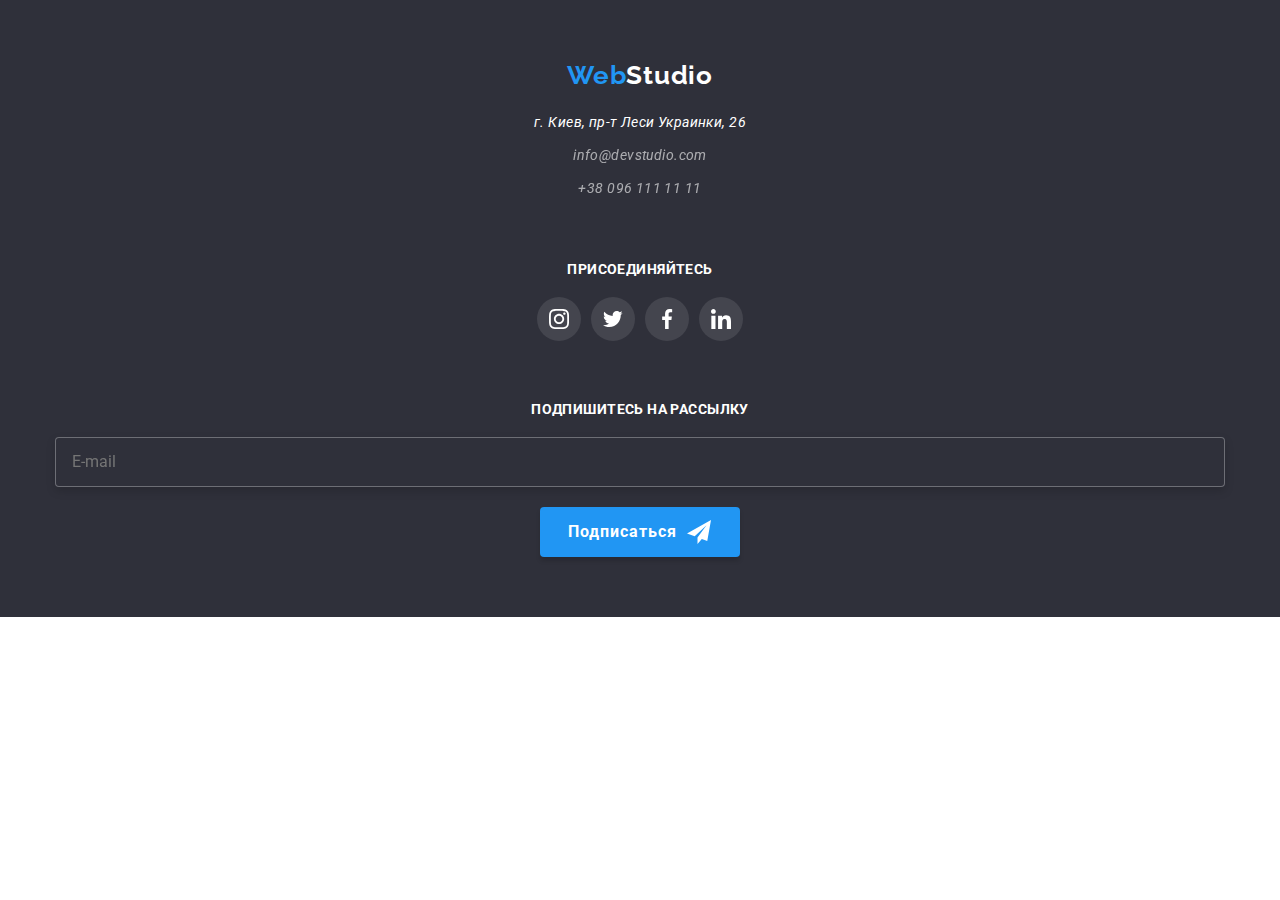
<file: index.html>
<!DOCTYPE html>
<html lang="ru">
<head>
    <meta charset="UTF-8">
    <meta http-equiv="X-UA-Compatible" content="IE=edge">
    <meta name="viewport" content="width=Hea, initial-scale=1.0">
    <title>WebStudio</title>
    <link rel="preconnect" href="https://fonts.googleapis.com">
    <link rel="preconnect" href="https://fonts.gstatic.com" crossorigin>
    <link href="https://fonts.googleapis.com/css2?family=Raleway:wght@700&family=Roboto:wght@400;500;700&display=swap"
        rel="stylesheet">
    <link href="./css/modern-normalize.css" rel="stylesheet">
    <link href="./css/main.min.css" rel="stylesheet">
    <!-- <link href="./css/styles.css" rel="stylesheet"> -->
</head>
<body>
    <!-- <header class="header">
        <div class="container header-list">
            <nav class="header-nav">
                <a class="link header-nav__logo logo" href="./index.html" lang="en"><span class="pre-logo">Web</span>Studio
                </a>
                <ul class="header-nav__list">
                    <li class="list header-nav__item"><a class="link header-nav__link nav-list--current" href="./index.html">Студия</a></li>
                    <li class="list header-nav__item"><a class="link header-nav__link" href="./portfolio.html">Портфолио</a></li>
                    <li class="list header-nav__item"><a class="link header-nav__link" href="#">Контакты</a></li>
                </ul>
            </nav>
            <ul class="header-contacts__list">
                <li class="list header-contacts__item">
                    <a class="link header-contacts__email" href="mailto:info@devstudio.com">
                        <svg class="header-contacts__envelope-icon" width="16px" height="12px">
                            <use href="./images/icons.svg#envelope"></use>
                        </svg>
                        <span>info@devstudio.com</span> 
                    </a>
                </li>
                <li class="list header-contacts__item">   
                    <a class="link header-contacts__telephone" href="tel:+380961111111">
                        <svg class="header-contacts__phone-icon" width="10px" height="16px">
                            <use href="./images/icons.svg#phone"></use>
                        </svg>
                        <span>+38 096 111 11</span>
                    </a>
                </li>
            </ul>
        </div>
    </header> -->
    <main>
        <!-- <section class="section hero">
            <div class="container">
                <h1 class="hero__title">Эффективные решения <br> для вашего бизнеса</h1>
                <button data-modal-open class="hero__button" type="button" >Заказать услугу</button>
            </div>
        </section> -->

        <div class="backdrop is-hidden" data-modal >
            <div class="modal" >
                <button type="button" class="modal__close" data-modal-close >
                    <svg class="modal__close-icon">
                        <use href="./images/icons.svg#close"></use>
                    </svg>
                </button>
                <p class="modal__title">Оставьте свои данные, мы вам перезвоним</p>
                <form action="#" class="modal-form" autocomplete="off">
                    <div class="modal-form__item">
                        <label for="name" class="modal-form__label">Имя</label>
                        <span class="modal-form__input-box">
                            <input type="text" name="user-name" class="modal-form__input" id="name">
                            <svg class="modal-form__input-icon">
                                <use href="./images/icons.svg#modal-person"></use>
                            </svg>
                        </span>
                    </div>

                    <div class="modal-form__item">
                        <label for="tel" class="modal-form__label">Телефон</label>
                        <span class="modal-form__input-box">
                            <input type="tel" name="user-tel" class="modal-form__input" id="tel">
                            <svg class="modal-form__input-icon">
                                <use href="./images/icons.svg#modal-tel"></use>
                            </svg>
                        </span>
                    </div>

                    <div class="modal-form__item">
                        <label for="mail" class="modal-form__label">Почта</label>
                        <span class="modal-form__input-box">
                            <input type="email" name="user-email" class="modal-form__input" id="mail">
                            <svg class="modal-form__input-icon">
                                <use href="./images/icons.svg#modal-mail"></use>
                            </svg>
                        </span>
                    </div>
                    <div class="modal-form__comment-item">
                        <label for="comment" class="modal-form__label">Комментарий</label>
                        <textarea class="modal-form__comment" name="user-comment" id="comment" placeholder="Введите текст"></textarea>
                    </div>

                    <input type="checkbox" class="modal-form__checkbox-input visually-hidden" value="agreed" name="agreed" id="agreed"> 
                    <label for="agreed" class="modal-form__checkbox-label">
                        Соглашаюсь с рассылкой и принимаю &nbsp;
                        <a href="#" class="modal-form__checkbox-label-link"> Условия договора</a></label>

                    <button type="submit" class="modal-form__submit">Отправить</button>
                </form>
            </div>
        </div>

        <!-- <section class="section features">
            <div class="container">
                <ul class="features-list">
                    <li class="list features-list__item">
                        <div class="features-list__icon">
                            <svg width="70px" height="70px">
                                <use href="./images/icons.svg#antenna"></use>
                            </svg>
                        </div>
                        <h3 class="features-list__title">Внимание к деталям</h3>
                        <p class="features-list__description">Идейные соображения, а также начало повседневной работы по формированию позиции.
                        </p>
                        
                    </li>
                    <li class="list features-list__item">
                        <div class="features-list__icon">
                            <svg width="70px" height="70px">
                                <use href="./images/icons.svg#clock"></use>
                            </svg>
                        </div>
                        <h3 class="features-list__title">Пунктуальность</h3>
                        <p class="features-list__description">Задача организации, в особенности же рамки и место обучения кадров влечет за
                            собой.</p>
                    </li>
                    <li class="list features-list__item">
                        <div class="features-list__icon">
                            <svg width="70px" height="70px">
                                <use href="./images/icons.svg#diagram"></use>
                            </svg>
                        </div>
                        <h3 class="features-list__title">Планирование</h3>
                        <p class="features-list__description">Равным образом консультация с широким активом в значительной степени
                            обуславливает.</p>
                    </li>
                    <li class="list features-list__item">
                        <div class="features-list__icon">
                            <svg  width="70px" height="70px">
                                <use href="./images/icons.svg#astronaut"></use>
                            </svg>
                        </div>
                        <h3 class="features-list__title">Современные технологии</h3>
                        <p class="features-list__description">Значимость этих проблем настолько очевидна, что реализация плановых заданий.</p>
                    </li>
                </ul>
            </div>
        </section> -->

        <!-- <section class="section activity">
            <div class="container">
                <h2 class="activity__title">Чем мы занимаемся</h2>
                <ul class="activities-list">
                    <li class="list activities-list__item">
                        <div class="activities-list__box">
                            <img src="./images/box1.jpg" alt="coding" width="370">
                            <div class="activities-list__description">Десктопные приложения</div>
                        </div>
                    </li>
                    <li class="list activities-list__item">
                        <div class="activities-list__box">
                            <img src="./images/box2.jpg" alt="testing" width="370">
                            <div class="activities-list__description">Мобильные приложения</div>
                        </div>
                    </li>
                    <li class="list activities-list__item">
                        <div class="activities-list__box">
                            <img src="./images/box3.jpg" alt="design" width="370">
                            <div class="activities-list__description">Дизайнерские решения</div>
                        </div>
                    </li>
                </ul>
            </div>
        </section> -->

        <!-- <section class="section team">
            <div class="container">
                <h2 class="team__title">Наша команда</h2>
                <ul class="team-list">
                    <li class="list team-list__item">
                        <img class="team-list__img" src="./images/photo1.jpg" alt="Игорь Демьяненко" width="270">
                        <h4 class="team-list__name">Игорь Демьяненко</h4>
                        <p class="team-list__job">Product Designer</p>

                        <ul class="team-list__social-list social-list">
                            <li class="list social-list__item">
                                <a href="https://www.instagram.com/" class="social-list__link" >
                                    <svg class="social-list__icon" width="20px" height="20px">
                                        <use href="./images/icons.svg#instagram"></use>
                                    </svg>
                                </a>
                            </li>
                            <li class="list social-list__item">
                                <a href="https://twitter.com/"  class="social-list__link">
                                    <svg class="social-list__icon" width="20px" height="20px">
                                        <use href="./images/icons.svg#twitter"></use>
                                    </svg>
                                </a>
                            </li>
                            <li class="list social-list__item">
                                <a href="https://www.facebook.com/" class="social-list__link" >
                                    <svg class="social-list__icon" width="20px" height="20px">
                                        <use href="./images/icons.svg#facebook"></use>
                                    </svg>
                                </a>
                            </li>
                            <li class="list social-list__item">
                                <a href="https://ru.linkedin.com/" class="social-list__link">
                                    <svg class="social-list__icon" width="20px" height="20px">
                                        <use href="./images/icons.svg#linkedin"></use>
                                    </svg>
                                </a>
                            </li>
                        </ul>
                    </li>
                    <li class="list team-list__item">
                        <img class="team-list__img" src="./images/photo2.jpg" alt="Ольга Репина" width="270">
                        <h4 class="team-list__name">Ольга Репина</h4>
                        <p class="team-list__job">Frontend Developer</p>
                        <ul class="social-list">
                            <li class="list social-list__item">
                                <a href="https://www.instagram.com/" class="social-list__link">
                                    <svg class="social-list__icon" width="20px" height="20px">
                                        <use href="./images/icons.svg#instagram"></use>
                                    </svg>
                                </a>
                            </li>
                            <li class="list social-list__item">
                                <a href="https://twitter.com/" class="social-list__link">
                                    <svg class="social-list__icon" width="20px" height="20px">
                                        <use href="./images/icons.svg#twitter"></use>
                                    </svg>
                                </a>
                            </li>
                            <li class="list social-list__item">
                                <a href="https://www.facebook.com/" class="social-list__link">
                                    <svg class="social-list__icon" width="20px" height="20px">
                                        <use href="./images/icons.svg#facebook"></use>
                                    </svg>
                                </a>
                            </li>
                            <li class="list social-list__item">
                                <a href="https://ru.linkedin.com/" class="social-list__link">
                                    <svg class="social-list__icon" width="20px" height="20px">
                                        <use href="./images/icons.svg#linkedin"></use>
                                    </svg>
                                </a>
                            </li>
                        </ul>
                    </li>
                    <li class="list team-list__item">
                        <img class="team-list__img" src="./images/photo3.jpg" alt="Николай Тарасов" width="270">
                        <h4 class="team-list__name">Николай Тарасов</h4>
                        <p class="team-list__job">Marketing</p>
                        <ul class="social-list">
                            <li class="list social-list__item">
                                <a href="https://www.instagram.com/" class="social-list__link">
                                    <svg class="social-list__icon" width="20px" height="20px">
                                        <use href="./images/icons.svg#instagram"></use>
                                    </svg>
                                </a>
                            </li>
                            <li class="list social-list__item">
                                <a href="https://twitter.com/" class="social-list__link">
                                    <svg class="social-list__icon" width="20px" height="20px">
                                        <use href="./images/icons.svg#twitter"></use>
                                    </svg>
                                </a>
                            </li>
                            <li class="list social-list__item">
                                <a href="https://www.facebook.com/" class="social-list__link">
                                    <svg class="social-list__icon" width="20px" height="20px">
                                        <use href="./images/icons.svg#facebook"></use>
                                    </svg>
                                </a>
                            </li>
                            <li class="list social-list__item">
                                <a href="https://ru.linkedin.com/" class="social-list__link">
                                    <svg class="social-list__icon" width="20px" height="20px">
                                        <use href="./images/icons.svg#linkedin"></use>
                                    </svg>
                                </a>
                            </li>
                        </ul>
                    </li>
                    <li class="list team-list__item">
                        <img class="team-list__img" src="./images/photo4.jpg" alt="Михаил Ермаков" width="270">
                        <h4 class="team-list__name">Михаил Ермаков</h4>
                        <p class="team-list__job">UI Designer</p>
                        <ul class="social-list">
                            <li class="list social-list__item">
                                <a href="https://www.instagram.com/" class="social-list__link">
                                    <svg class="social-list__icon" width="20px" height="20px">
                                        <use href="./images/icons.svg#instagram"></use>
                                    </svg>
                                </a>
                            </li>
                            <li class="list social-list__item">
                                <a href="https://twitter.com/" class="social-list__link">
                                    <svg class="social-list__icon" width="20px" height="20px">
                                        <use href="./images/icons.svg#twitter"></use>
                                    </svg>
                                </a>
                            </li>
                            <li class="list social-list__item">
                                <a href="https://www.facebook.com/" class="social-list__link">
                                    <svg class="social-list__icon" width="20px" height="20px">
                                        <use href="./images/icons.svg#facebook"></use>
                                    </svg>
                                </a>
                            </li>
                            <li class="list social-list__item">
                                <a href="https://ru.linkedin.com/" class="social-list__link">
                                    <svg class="social-list__icon" width="20px" height="20px">
                                        <use href="./images/icons.svg#linkedin"></use>
                                    </svg>
                                </a>
                            </li>
                        </ul>
                    </li>
                </ul>
            </div>
        </section> -->
        <!-- <section class="section clients">
            <div class="container">
                <h2 class="clients__title">Постоянные клиенты</h2>
                <ul class="clients-list">
                    <li class="list clients-list__item">
                        <a href="/" class="clients-list__link">
                            <svg class="clients-list__icon first-icon" width="106px" height="60px">
                                <use href="./images/icons.svg#client1"></use>
                            </svg>
                        </a>
                    </li>
                    <li class="list clients-list__item">
                        <a href="/" class="clients-list__link">
                            <svg class="clients-list__icon second-icon" width="106px" height="60px">
                                <use href="./images/icons.svg#client2"></use>
                            </svg>
                        </a>
                    </li>
                    <li class="list clients-list__item">
                        <a href="/" class="clients-list__link">
                            <svg class="clients-list__icon third-icon" width="106px" height="60px">
                                <use href="./images/icons.svg#client3"></use>
                            </svg>
                        </a>
                    </li>
                    <li class="list clients-list__item">
                        <a href="/" class="clients-list__link">
                            <svg class="clients-list__icon fourth-icon" width="106px" height="60px">
                                <use href="./images/icons.svg#client4"></use>
                            </svg>
                        </a>
                    </li>
                    <li class="list clients-list__item">
                        <a href="/" class="clients-list__link">
                            <svg class="clients-list__icon fifth-icon" width="106px" height="60px">
                                <use href="./images/icons.svg#client5"></use>
                            </svg>
                        </a>
                    </li>
                    <li class="list clients-list__item">
                        <a href="/" class="clients-list__link">
                            <svg class="clients-list__icon sixth-icon" width="106px" height="60px">
                                <use href="./images/icons.svg#client6"></use>
                            </svg>
                        </a>
                    </li>
                </ul>
            </div>
        </section> -->
    </main>
    <footer class="footer">
        <div class="container footer-section">
            
            <div class="footer-address">
                <a class="link footer-address__logo logo" href="./index.html"><span class="pre-logo">Web</span>Studio</a>
                <address>
                    <ul class="address-list">
                        <li class="list address-list__item"><a class="link address-list__link" href="https://goo.gl/maps/SmUCpxjFv33ALWMQA">г.
                                Киев, пр-т Леси
                                Украинки, 26</a></li>
                        <li class="list address-list__item"><a class="link address-list__link address-list__opacity" href="mailto:info@devstudio.com">info@devstudio.com</a>
                        </li>
                        <li class="list address-list__item"><a class="link address-list__link address-list__opacity" href="tel:+380961111111">+38 096 111 11 11</a></li>
                    </ul>
                </address>
            </div>
            
            <div class="footer-social">
                <h2 class="footer-social__title">присоединяйтесь</h2>
                <ul class="footer-social__social-list social-list">
                    <li class="list social-list__item">
                        <a href="https://www.instagram.com/" class="social-list__link social-list--color ">
                            <svg class="social-list__icon" width="20px" height="20px">
                                <use href="./images/icons.svg#instagram"></use>
                            </svg>
                        </a>
                    </li>
                    <li class="list social-list__item">
                        <a href="https://twitter.com/" class="social-list__link social-list--color">
                            <svg class="social-list__icon" width="20px" height="20px">
                                <use href="./images/icons.svg#twitter"></use>
                            </svg>
                        </a>
                    </li>
                    <li class="list social-list__item">
                        <a href="https://www.facebook.com/" class="social-list__link social-list--color">
                            <svg class="social-list__icon" width="20px" height="20px">
                                <use href="./images/icons.svg#facebook"></use>
                            </svg>
                        </a>
                    </li>
                    <li class="list social-list__item">
                        <a href="https://ru.linkedin.com/" class="social-list__link social-list--color">
                            <svg class="social-list__icon" width="20px" height="20px">
                                <use href="./images/icons.svg#linkedin"></use>
                            </svg>
                        </a>
                    </li>
                </ul>
            </div>
            
            <div class="footer-modal">
                <h2 class="footer-modal__title">Подпишитесь на рассылку</h2>
                <form action="#" class="footer-form">
                    <label for="email"></label>
                    <input type="email" class="footer-form__input" placeholder="E-mail" id="email" name="email">
                    <button type="submit" class="footer-form__button">
                        Подписаться
                        <svg class="footer-form__icon">
                            <use href="./images/icons.svg#subcribe"></use>
                        </svg>
                    </button>
                </form>
            </div>
        </div>
    </footer>

    <script src="./js/modal.js"></script>
</body>
</html>
</file>
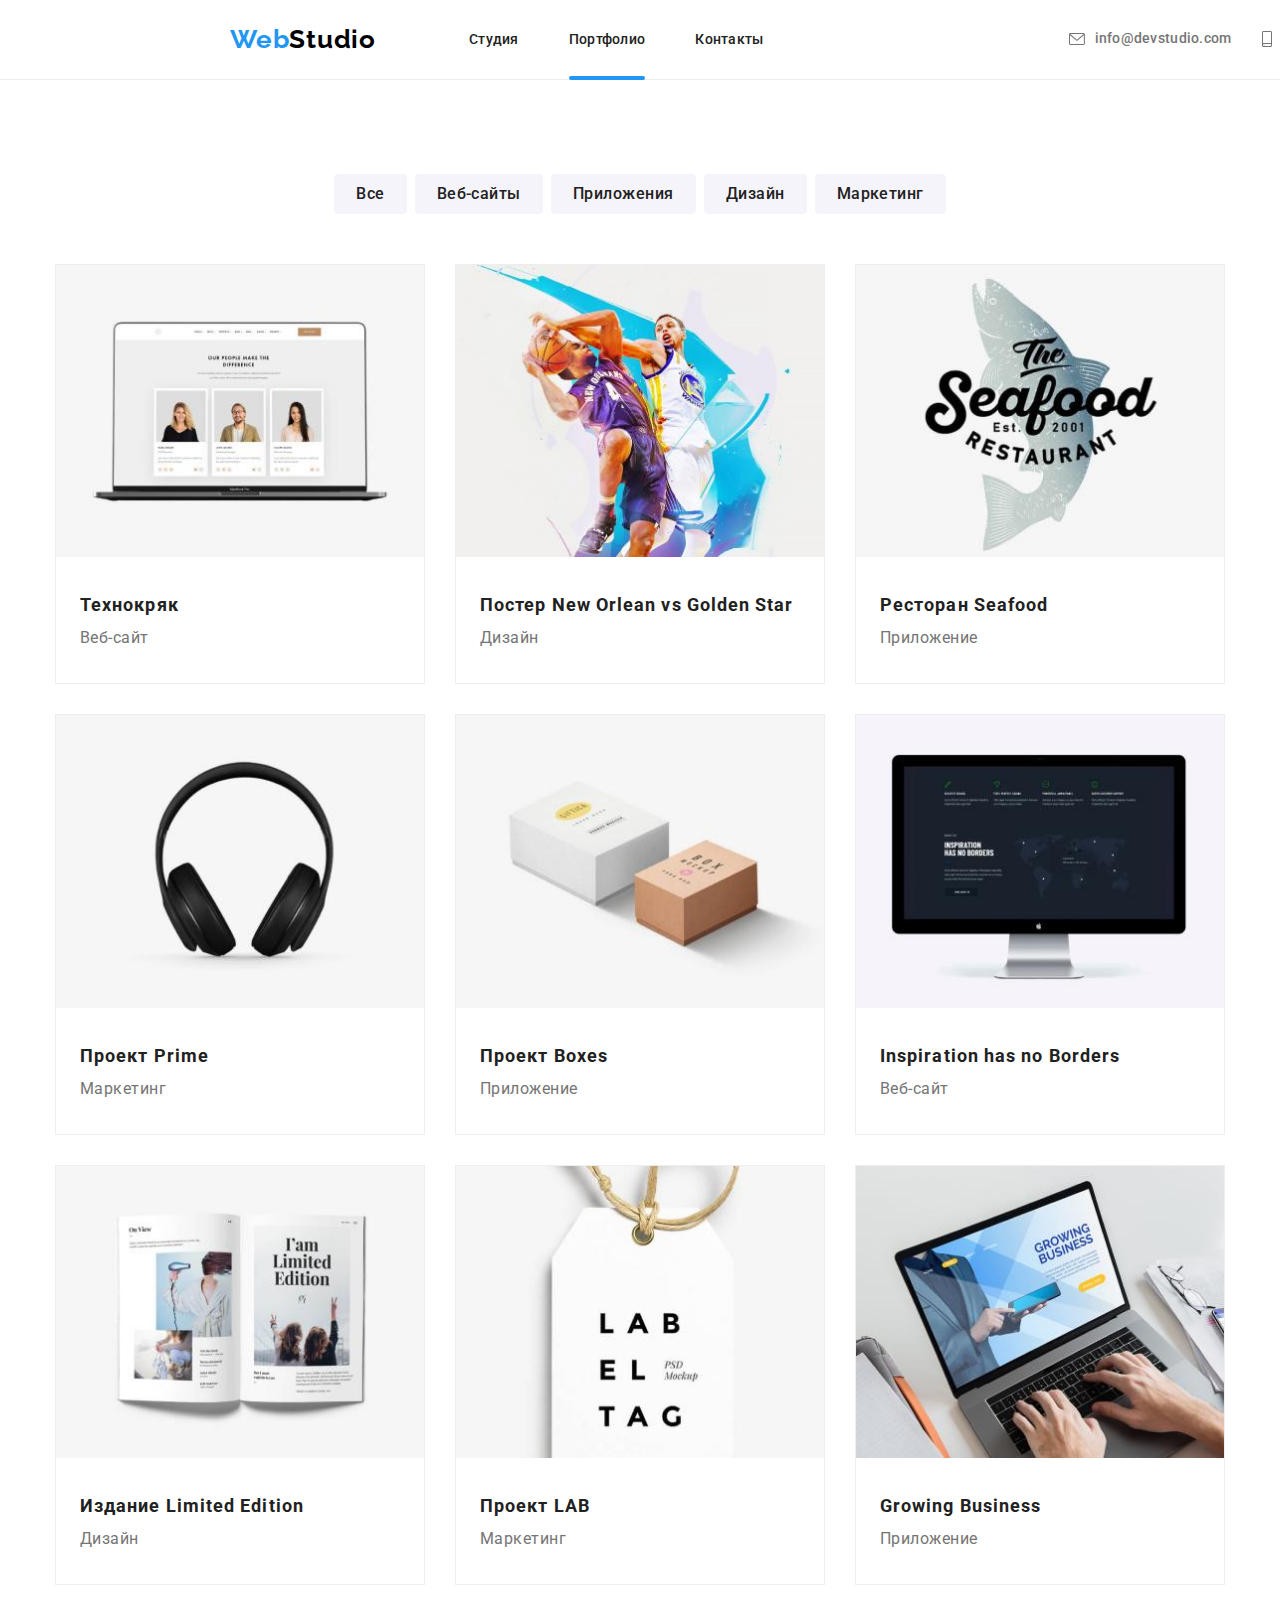
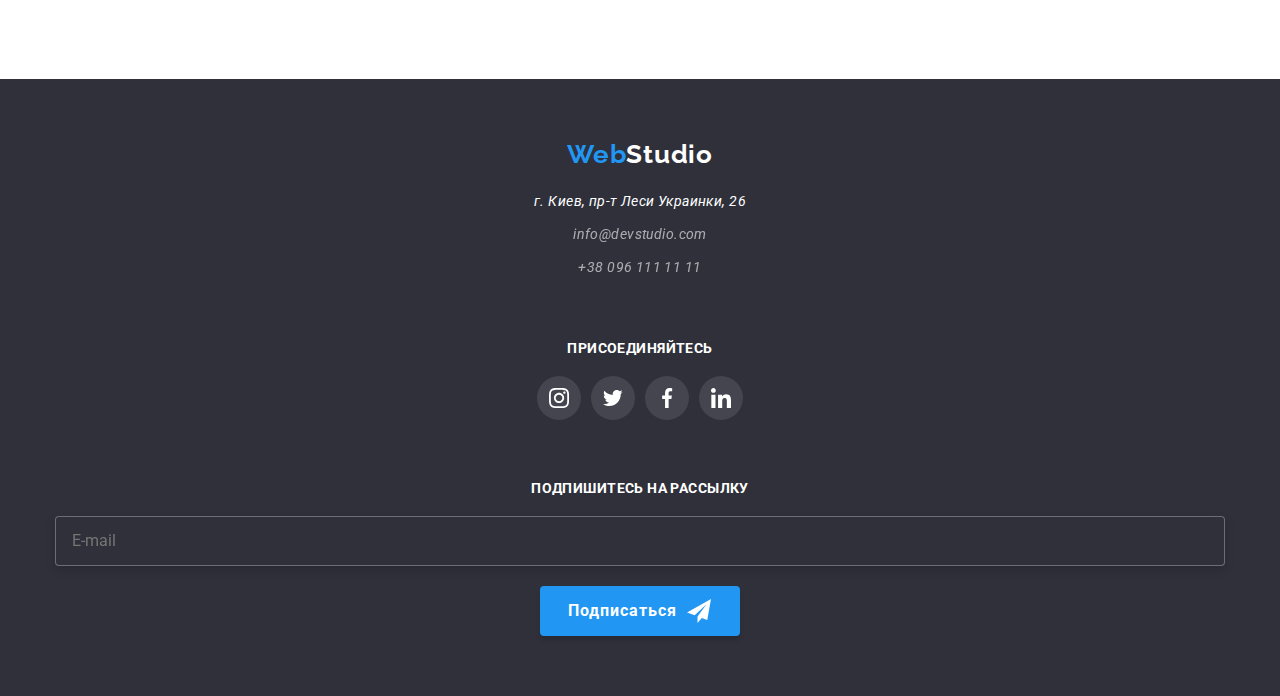
<file: portfolio.html>
<!DOCTYPE html>
<html lang="ru">
<head>
    <meta charset="UTF-8">
    <meta http-equiv="X-UA-Compatible" content="IE=edge">
    <meta name="viewport" content="width=device-width, initial-scale=1.0">
    <title>Portfolio</title>
    <link rel="preconnect" href="https://fonts.googleapis.com">
    <link rel="preconnect" href="https://fonts.gstatic.com" crossorigin>
    <link href="https://fonts.googleapis.com/css2?family=Raleway:wght@700&family=Roboto:wght@400;500;700&display=swap"
        rel="stylesheet">   
    <link href="./css/modern-normalize.css" rel="stylesheet">
    <link href="./css/main.min.css" rel="stylesheet">
</head>
<body>
    <header class="header">
        <div class="container header-list">
            <nav class="header-nav">
                <a class="link header-nav__logo logo" href="./index.html" lang="en"><span class="pre-logo">Web</span>Studio
                </a>
                
                <ul class="header-nav__list">
                    <li class="list header-nav__item"><a class="link header-nav__link"
                            href="./index.html">Студия</a></li>
                    <li class="list header-nav__item"><a class="link header-nav__link nav-list--current" href="./portfolio.html">Портфолио</a>
                    </li>
                    <li class="list header-nav__item"><a class="link header-nav__link" href="#">Контакты</a></li>
                </ul>
            </nav>
            <ul class="header-contacts__list">
                <li class="list header-contacts__item">
                    <a class="link header-contacts__email" href="mailto:info@devstudio.com">
                        <svg class="header-contacts__envelope-icon" width="16px" height="12px">
                            <use href="./images/icons.svg#envelope"></use>
                        </svg>
                        <span>info@devstudio.com</span>
                    </a>
                </li>
                <li class="list header-contacts__item">
                    <a class="link header-contacts__telephone" href="tel:+380961111111">
                        <svg class="header-contacts__phone-icon" width="10px" height="16px">
                            <use href="./images/icons.svg#phone"></use>
                        </svg>
                        <span>+38 096 111 11</span>
                    </a>
                </li>
            </ul>
        </div>
    </header>
    <main>
        <section class="portfolio">
            <div class="container">
                <!-- buttons -->
                <ul class="filter-list">
                    <li class="list filter-list__item"><button class="filter-list__button" type="button">Все</button></li>
                    <li class="list filter-list__item"><button class="filter-list__button" type="button">Веб-сайты</button></li>
                    <li class="list filter-list__item"><button class="filter-list__button" type="button">Приложения</button></li>
                    <li class="list filter-list__item"><button class="filter-list__button" type="button">Дизайн</button></li>
                    <li class="list filter-list__item"><button class="filter-list__button" type="button">Маркетинг</button></li>
                </ul>
                <!-- projects -->
                
                <ul class="projects">
                    <li class="list projects__item">
                        <a href="" class="link projects__link">
                            <div class="projects__thumb">
                                <img src="./images/item1.jpg" alt="" width="370">
                                <p class="projects__thumb-text">Технокряк это современная площадка распространения коронавируса. Компании используют эту платформу для цифрового
                                шпионажа и атак на защищённые сервера конкурентов.</p>
                            </div>
                            
                            <div class="projects__text">
                                <h2 class="project__title">Технокряк</h2>
                                <p class="project__description">Веб-сайт</p>
                            </div>
                        </a>
                    </li>
                    <li class="list projects__item">
                        <a href="" class="link projects__link">
                            <div class="projects__thumb">
                                <img src="./images/item2.jpg" alt="" width="370">
                                <p class="projects__thumb-text">Технокряк это современная площадка распространения коронавируса. Компании используют эту
                                    платформу для цифрового
                                    шпионажа и атак на защищённые сервера конкурентов.</p>
                            </div>
                            <div class="projects__text">
                                <h2 class="project__title">Постер New Orlean vs Golden Star</h2>
                                <p class="project__description">Дизайн</p>
                            </div>
                        </a>
                    </li>
                    <li class="list projects__item">
                        <a href="" class="link projects__link">
                            <div class="projects__thumb">
                                <img src="./images/item3.jpg" alt="" width="370">
                                <p class="projects__thumb-text">Технокряк это современная площадка распространения коронавируса. Компании используют эту
                                    платформу для цифрового
                                    шпионажа и атак на защищённые сервера конкурентов.</p>
                            </div>
                            <div class="projects__text">
                                <h2 class="project__title">Ресторан Seafood</h2>
                                <p class="project__description">Приложение</p>
                            </div>
                        </a>
                    </li>
                    <li class="list projects__item">
                        <a href="" class="link projects__link">
                            <div class="projects__thumb">
                                <img src="./images/item4.jpg" alt="" width="370">
                                <p class="projects__thumb-text">Технокряк это современная площадка распространения коронавируса. Компании используют эту
                                    платформу для цифрового
                                    шпионажа и атак на защищённые сервера конкурентов.</p>
                            </div>
                            <div class="projects__text">
                                <h2 class="project__title">Проект Prime</h2>
                                <p class="project__description">Маркетинг</p>
                            </div>
                        </a>
                    </li>
                    <li class="list projects__item">
                        <a href="" class="link projects__link">
                            <div class="projects__thumb">
                                <img src="./images/item5.jpg" alt="" width="370">
                                <p class="projects__thumb-text">Технокряк это современная площадка распространения коронавируса. Компании используют эту
                                    платформу для цифрового
                                    шпионажа и атак на защищённые сервера конкурентов.</p>
                            </div>
                            <div class="projects__text">
                                <h2 class="project__title">Проект Boxes</h2>
                                <p class="project__description">Приложение</p>
                            </div>
                        </a>
                    </li>
                    <li class="list projects__item">
                        <a href="" class="link projects__link">
                            <div class="projects__thumb">
                                <img src="./images/item6.jpg" alt="" width="370">
                                <p class="projects__thumb-text">Технокряк это современная площадка распространения коронавируса. Компании используют эту
                                    платформу для цифрового
                                    шпионажа и атак на защищённые сервера конкурентов.</p>
                            </div>
                            <div class="projects__text">
                                <h2 class="project__title">Inspiration has no Borders</h2>
                                <p class="project__description">Веб-сайт</p>
                            </div>
                        </a>
                    </li>
                    <li class="list projects__item">
                        <a href="" class="link projects__link">
                            <div class="projects__thumb">
                                <img src="./images/item7.jpg" alt="" width="370">
                                <p class="projects__thumb-text">Технокряк это современная площадка распространения коронавируса. Компании используют эту
                                    платформу для цифрового
                                    шпионажа и атак на защищённые сервера конкурентов.</p>
                            </div>
                            <div class="projects__text">
                                <h2 class="project__title">Издание Limited Edition</h2>
                                <p class="project__description">Дизайн</p>
                            </div>
                        </a>
                    </li>
                    <li class="list projects__item">
                        <a href="" class="link projects__link">
                            <div class="projects__thumb">
                                <img src="./images/item8.jpg" alt="" width="370">
                                <p class="projects__thumb-text">Технокряк это современная площадка распространения коронавируса. Компании используют эту
                                    платформу для цифрового
                                    шпионажа и атак на защищённые сервера конкурентов.</p>
                            </div>    
                            <div class="projects__text">
                                <h2 class="project__title">Проект LAB</h2>
                                <p class="project__description">Маркетинг</p>
                            </div>
                        </a>
                    </li>
                    <li class="list projects__item">
                        <a href="" class="link projects__link">
                            <div class="projects__thumb">
                                <img src="./images/item9.jpg" alt="" width="370">
                                <p class="projects__thumb-text">Технокряк это современная площадка распространения коронавируса. Компании используют эту
                                    платформу для цифрового
                                    шпионажа и атак на защищённые сервера конкурентов.</p>
                            </div>
                            <div class="projects__text">
                                <h2 class="project__title">Growing Business</h2>
                                <p class="project__description">Приложение</p>
                            </div>
                        </a>
                    </li>
                </ul>
            </div>
        </section>
    </main>
    <footer class="footer">
        <div class="container footer-section">
            <!-- footer address -->
            <div class="footer-address">
                <a class="link footer-address__logo logo" href="./index.html"><span
                        class="pre-logo">Web</span>Studio</a>
                <address>
                    <ul class="address-list">
                        <li class="list address-list__item"><a class="link address-list__link"
                                href="https://goo.gl/maps/SmUCpxjFv33ALWMQA">г.
                                Киев, пр-т Леси
                                Украинки, 26</a></li>
                        <li class="list address-list__item"><a class="link address-list__link address-list__opacity"
                                href="mailto:info@devstudio.com">info@devstudio.com</a>
                        </li>
                        <li class="list address-list__item"><a class="link address-list__link address-list__opacity"
                                href="tel:+380961111111">+38 096 111 11 11</a></li>
                    </ul>
                </address>
            </div>
            <!-- footer social media -->
            <div class="footer-social">
                <h2 class="footer-social__title">присоединяйтесь</h2>
                <ul class="footer-social__social-list social-list">
                    <li class="list social-list__item">
                        <a href="https://www.instagram.com/" class="social-list__link social-list--color ">
                            <svg class="social-list__icon" width="20px" height="20px">
                                <use href="./images/icons.svg#instagram"></use>
                            </svg>
                        </a>
                    </li>
                    <li class="list social-list__item">
                        <a href="https://twitter.com/" class="social-list__link social-list--color">
                            <svg class="social-list__icon" width="20px" height="20px">
                                <use href="./images/icons.svg#twitter"></use>
                            </svg>
                        </a>
                    </li>
                    <li class="list social-list__item">
                        <a href="https://www.facebook.com/" class="social-list__link social-list--color">
                            <svg class="social-list__icon" width="20px" height="20px">
                                <use href="./images/icons.svg#facebook"></use>
                            </svg>
                        </a>
                    </li>
                    <li class="list social-list__item">
                        <a href="https://ru.linkedin.com/" class="social-list__link social-list--color">
                            <svg class="social-list__icon" width="20px" height="20px">
                                <use href="./images/icons.svg#linkedin"></use>
                            </svg>
                        </a>
                    </li>
                </ul>
                <!-- <ul class="footer-contacts">
                        <li class="list footer-contact-list">
                            <a href="https://www.instagram.com/" class="footer-contacts-link">
                                <svg class="footer-contacts-icon" width="20px" height="20px">
                                    <use href="./images/icons.svg#instagram"></use>
                                </svg>
                            </a>
                        </li>
                        <li class="list footer-contact-list">
                            <a href="https://twitter.com/" class="footer-contacts-link">
                                <svg class="footer-contacts-icon" width="20px" height="20px">
                                    <use href="./images/icons.svg#twitter"></use>
                                </svg>
                            </a>
                        </li>
                        <li class="list footer-contact-list">
                            <a href="https://www.facebook.com/" class="footer-contacts-link">
                                <svg class="footer-contacts-icon" width="20px" height="20px">
                                    <use href="./images/icons.svg#facebook"></use>
                                </svg>
                            </a>
                        </li>
                        <li class="list footer-contact-list">
                            <a href="https://ru.linkedin.com/" class="footer-contacts-link">
                                <svg class="footer-contacts-icon" width="20px" height="20px">
                                    <use href="./images/icons.svg#linkedin"></use>
                                </svg>
                            </a>
                        </li>
                    </ul> -->
            </div>
            <!-- footer modal form -->
            <div class="footer-modal">
                <h2 class="footer-modal__title">Подпишитесь на рассылку</h2>
                <form action="#" class="footer-form">
                    <label for="email"></label>
                    <input type="email" class="footer-form__input" placeholder="E-mail" id="email" name="email">
                    <button type="submit" class="footer-form__button">
                        Подписаться
                        <svg class="footer-form__icon">
                            <use href="./images/icons.svg#subcribe"></use>
                        </svg>
                    </button>
                </form>
            </div>
        </div>
    </footer>
</body>
</html>
</file>
<file: css/styles.css>
/* :root {
  --color-primary: #ffffff;
  --accent-color: #2196f3;
  --dark-backgroung: #2f303a;
  --item-backgroung: #f5f4fa;
  --description-text-color: #757575;
  --title-text-color: #212121;
  --icons-color: #afb1b8;
} */

/* h1,
h2,
h3,
h4,
ul,
p {
  margin: 0;
  padding: 0;
} */
/* body {
  font-family: Roboto;
  border-color: #e5e5e5;
} */
/* .section {
  padding: 94px 0;
} */
/* .container {
  width: 1200px;
  padding: 0 15px;
  margin: 0 auto;
} */
/* .list {
  list-style-type: none;
}
.link {
  text-decoration: none;
} */

/* .visually-hidden {
  position: absolute;
  white-space: nowrap;
  width: 1px;
  height: 1px;
  overflow: hidden;
  border: 0;
  padding: 0;
  clip: rect(0 0 0 0);
  clip-path: inset(50%);
  margin: -1px;
} */

/* img {
  display: block;
  max-width: 100%;
  height: auto;
} */

/* header  */
/* .header {
  background: var(--color-primary);
  padding: 24px 215px;
  border-bottom: 1px solid #ececec;
}
.header-list {
  display: flex;
  align-items: center;
}

.nav-list {
  display: flex;
  align-items: center;
}
.header-contacts-list {
  display: flex;
  margin-left: 255px;
}
.header-contacts-list:last-child {
  margin-right: 0;
}

.header-logo {
  font-family: Raleway;
  font-style: normal;
  font-weight: bold;
  font-size: 26px;
  line-height: 1.19;
  letter-spacing: 0.03em;
  color: #000000;
  list-style-type: none;
  margin-right: 93px;
}
.header-pre-logo {
  color: var(--accent-color);
}
.main-navigator {
  position: relative;
  display: inline-block;
  font-weight: 500;
  font-size: 14px;
  line-height: 1.14;
  letter-spacing: 0.02em;
  color: var(--title-text-color);
  margin-right: 50px;
  transition: color 250ms cubic-bezier(0.4, 0, 0.2, 1);
}

.current::after {
  content: ' ';
  position: absolute;
  display: block;
  bottom: -32px;
  width: 100%;
  height: 4px;
  background: var(--accent-color);
  border-radius: 2px;
}
.main-navigator:hover,
.main-navigator:focus {
  color: var(--accent-color);
}

.header-email {
  font-weight: 500;
  font-size: 14px;
  line-height: 1.14;
  letter-spacing: 0.02em;
  color: var(--description-text-color);
  margin-right: 30px;
  display: flex;
  align-items: center;
  transition: color 250ms cubic-bezier(0.4, 0, 0.2, 1);
}
.header-telephone {
  font-weight: 500;
  font-size: 14px;
  line-height: 1.14;
  letter-spacing: 0.02em;
  color: var(--description-text-color);
  display: flex;
  align-items: center;
  transition: color 250ms cubic-bezier(0.4, 0, 0.2, 1);
}
.header-email:hover,
.header-email:focus,
.header-telephone:hover,
.header-telephone:focus {
  color: var(--accent-color);
}
.envelope-icon {
  fill: currentColor;
  margin-right: 10px;
}
.phone-icon {
  fill: currentColor;
  margin-right: 10px;
} */

/* section hero */
/* .hero {
  background: var(--dark-backgroung);
  min-height: 600px; */
/* padding: 200px 0; */
/* background-image: linear-gradient(rgba(47, 48, 58, 0.4), rgba(47, 48, 58, 0.4)),
    url(../images/background.jpg);
  background-repeat: no-repeat;
  background-position: center;
  background-size: cover;
} */
/*
.hero-title {
  font-weight: 900;
  font-size: 44px;
  line-height: 1.36;
  text-align: center;
  letter-spacing: 0.06em;
  text-transform: uppercase;
  color: var(--color-primary);
  margin-bottom: 30px;
}
.hero-button {
  background: var(--accent-color);
  font-weight: bold;
  font-size: 16px;
  line-height: 1.87;
  letter-spacing: 0.06em;
  color: var(--color-primary);
  margin: 0 auto;
  display: block;
  width: 200px;
  height: 50px;
  border-radius: 4px;
  border: 0;
  cursor: pointer;
} */

/* section features */
/* .features {
  padding-top: 200px;
  padding-bottom: 200px;
} */
/* .features-list {
  display: flex;
  justify-content: space-between;
  align-items: center;
}
.feature-item {
  flex-basis: 270px;
  text-align: left;
}

.feature-image-box {
  width: 270px;
  height: 120px;
  background-color: var(--item-backgroung);
  border-radius: 4px;
  margin-bottom: 30px;
  display: flex;
  align-items: center;
  justify-content: center;
}

.feature-title {
  font-weight: bold;
  font-size: 14px;
  line-height: 1.1428;
  letter-spacing: 0.03em;
  text-transform: uppercase;
  color: var(--title-text-color);
  margin-bottom: 10px;
}
.feature-description {
  font-weight: normal;
  font-size: 14px;
  line-height: 1.7142;
  letter-spacing: 0.03em;
  color: var(--description-text-color);
} */

/* section activity */
/* .activity {
  padding-top: 0;
}
.activity-title {
  font-weight: bold;
  font-size: 36px;
  line-height: 1.16;
  text-align: center;
  letter-spacing: 0.03em;
  color: var(--title-text-color);
  margin-bottom: 50px;
}
.activities-list {
  display: flex;
}
.activities-item {
  flex-basis: 370px;
  margin-right: 30px;
}
.activities-item:last-child {
  margin-right: 0;
}
.activity-box {
  position: relative;
}
.activity-description {
  position: absolute;
  bottom: 0;
  width: 100%;
  background: rgba(47, 48, 58, 0.8);
  height: 70px;
  font-weight: bold;
  font-size: 14px;
  line-height: 16px;
  letter-spacing: 0.03em;
  text-transform: uppercase;
  color: var(--color-primary);
  display: flex;
  justify-content: center;
  align-items: center;
} */
/* section team */
/* .team {
  background-color: var(--item-backgroung);
}
.team-title {
  font-weight: bold;
  font-size: 36px;
  line-height: 1.16;
  text-align: center;
  letter-spacing: 0.03em;
  color: var(--title-text-color);
  margin-bottom: 50px;
}
.team-list {
  display: flex;
  justify-content: center;
  flex-basis: 270px;
}
.team-item {
  min-height: 368px;
  background-color: var(--color-primary);
  margin-right: 30px;
  box-shadow: 0px 1px 3px rgba(0, 0, 0, 0.12), 0px 1px 1px rgba(0, 0, 0, 0.14),
    0px 2px 1px rgba(0, 0, 0, 0.2);
  border-radius: 0px 0px 4px 4px;
  padding-bottom: 30px;
}
.team-item:last-child {
  margin-right: 0;
}
.team-item-name {
  font-weight: 500;
  font-size: 16px;
  line-height: 1.18;
  text-align: center;
  letter-spacing: 0.03em;
  color: var(--title-text-color);
  margin-top: 30px;
}
.team-item-job {
  font-weight: normal;
  font-size: 16px;
  line-height: 1.18;
  text-align: center;
  letter-spacing: 0.03em;
  color: var(--description-text-color);
  margin-top: 10px;
}
.team-item-contacts {
  display: flex;
  justify-content: center;
  align-items: center;
  margin-top: 16px;
}
.team-contact-list {
  margin-right: 10px;
}
.team-contacts-link {
  width: 44px;
  height: 44px;
  border-radius: 50%;
  display: block;
  padding: 12px;
  color: var(--icons-color);
  transition: color 250ms cubic-bezier(0.4, 0, 0.2, 1),
    background-color 250ms cubic-bezier(0.4, 0, 0.2, 1);
}
.team-contact-list:last-child {
  margin-right: 0;
}
.team-contacts-link:hover,
.team-contacts-link:focus {
  background-color: var(--accent-color);
  color: var(--color-primary);
}
.team-item-contacts-icon {
  fill: currentColor;
} */
/* clients section */
/* .clients-title {
  font-weight: bold;
  font-size: 36px;
  line-height: 1.16;
  text-align: center;
  letter-spacing: 0.03em;
  color: var(--title-text-color);
  margin-bottom: 50px;
}
.clients-list {
  display: flex;
}
.clients-item {
  box-sizing: border-box;
  width: 170px;
  height: 92px;
  margin-right: 30px;
  display: block;
  /* border: 1px solid var(--icons-color);
  border-radius: 4px; */
/* }
.clients-item:last-child {
  margin-right: 0;
}

.client-link {
  height: 100%;
  width: 100%;
  display: flex;
  align-items: center;
  justify-content: center;
  border: 1px solid var(--icons-color);
  border-radius: 4px;
  color: var(--icons-color);
  transition: border 250ms cubic-bezier(0.4, 0, 0.2, 1), color 250ms cubic-bezier(0.4, 0, 0.2, 1);
}
.client-link:hover,
.client-link:focus {
  border: 1px solid var(--accent-color);
  color: var(--accent-color);
}
.client-icon {
  fill: currentColor;
}

.first-icon {
  padding: 7px 32px;
}
.second-icon {
  padding: 4px 33px;
}
.third-icon {
  padding: 9px 31px;
}
.fourth-icon {
  padding: 10px 11px;
}
.fifth-icon {
  padding: 7px 22px;
}
.sixth-icon {
  padding: 8px 6px;
} */

/* modal window */
/* .backdrop {
  position: fixed;
  visibility: visible;
  top: 0;
  left: 0;
  width: 100%;
  height: 100%;
  background: rgba(0, 0, 0, 0.2);
  z-index: 10;
  opacity: 1;
  transition: opacity 250ms cubic-bezier(0.4, 0, 0.2, 1),
    visibility 250ms cubic-bezier(0.4, 0, 0.2, 1);
}
.backdrop.is-hidden {
  visibility: hidden;
  opacity: 0;
  pointer-events: none;
}
.modal {
  position: absolute;
  top: 50%;
  left: 50%;

  transform: translate(-50%, -50%);
  width: 528px;
  min-height: 581px;
  padding: 40px;
  background: var(--color-primary);
  box-shadow: 0px 1px 3px rgba(0, 0, 0, 0.12), 0px 1px 1px rgba(0, 0, 0, 0.14),
    0px 2px 1px rgba(0, 0, 0, 0.2);
  border-radius: 4px;
}
.modal-close {
  position: absolute;
  top: 8px;
  right: 8px;
  background: var(--color-primary);
  border: 1px solid rgba(0, 0, 0, 0.1);
  box-sizing: border-box;
  border-radius: 50%;
  width: 30px;
  height: 30px;
  display: flex;
  justify-content: center;
  align-items: center;
  padding: 6px;
  cursor: pointer;
}
.modal-close-icon {
  width: 11px;
  height: 11px;
  transition: fill 250ms cubic-bezier(0.4, 0, 0.2, 1);
}
.modal-close:hover .modal-close-icon {
  fill: var(--accent-color);
}
.modal-title {
  font-weight: bold;
  font-size: 20px;
  line-height: 23px;
  text-align: center;
  letter-spacing: 0.03em;
  color: var(--title-text-color);
  margin-bottom: 12px;
}
.modal-item {
  margin-bottom: 10px;
}
.modal-form-label {
  font-size: 12px;
  line-height: 14px;
  letter-spacing: 0.01em;
  color: var(--description-text-color);
  margin-bottom: 4px;
  display: block;
}
.modal-form-input {
  width: 100%;
  height: 40px;
  border: 1px solid rgba(33, 33, 33, 0.2);
  box-sizing: border-box;
  cursor: pointer;
  border-radius: 4px;
  padding: 12px 10px 12px 42px;
  outline: none;
  transition: border-color 250ms cubic-bezier(0.4, 0, 0.2, 1);
}
.modal-form-input:focus {
  border-color: var(--accent-color);
}
.modal-form-input:focus ~ .modal-input-icon {
  fill: var(--accent-color);
}
.modal-input-box {
  position: relative;
  display: block;
}

.modal-input-icon {
  position: absolute;
  width: 18px;
  height: 18px;
  top: 11px;
  left: 12px;
  transition: fill 250ms cubic-bezier(0.4, 0, 0.2, 1);
}
.modal-form-comment-item {
  margin-bottom: 20px;
}
.modal-form-comment {
  width: 100%;
  resize: none;
  height: 120px;
  border: 1px solid rgba(33, 33, 33, 0.2);
  box-sizing: border-box;
  cursor: pointer;
  border-radius: 4px;
  padding: 12px 16px;
  outline: none;
  transition: border-color 250ms cubic-bezier(0.4, 0, 0.2, 1);
}
.modal-form-comment::placeholder {
  font-size: 14px;
  line-height: 16px;
  letter-spacing: 0.01em;
  color: rgba(117, 117, 117, 0.5);
}
.modal-form-comment:focus {
  border-color: var(--accent-color);
}

.checkbox-label {
  font-size: 14px;
  line-height: 24px;
  letter-spacing: 0.03em;
  color: var(--description-text-color);
  margin: 0 auto;
  display: flex;
  justify-content: center;
  align-items: center;
}
.checkbox-label::before {
  content: '';
  width: 16px;
  height: 15px;
  border: 2px solid var(--title-text-color);
  border-radius: 2px;
  margin-right: 8px;
}
.checkbox-input:checked + .checkbox-label::before {
  background-image: url(../images/checked-icon.svg);
  border: none;
  background-repeat: no-repeat;
  background-position: center;
  background-size: cover;
}
.checkbox-label-link {
  text-decoration-line: underline;
  color: var(--accent-color);
}
.modal-submit {
  width: 200px;
  height: 50px;
  background: #188ce8;
  box-shadow: 0px 4px 4px rgba(0, 0, 0, 0.15);
  border-radius: 4px;
  border: 0;
  color: var(--color-primary);
  cursor: pointer;
  display: block;
  margin: 30px auto 10px auto;
} */
/* section footer */
/* .footer {
  font-family: Roboto;
  background: var(--dark-backgroung);
  padding: 60px 0;
}
.footer-main {
  display: flex;
  align-items: baseline;
}
.footer-address {
  display: flex;
  flex-direction: column;
  align-items: flex-start;
  margin-right: 70px;
}
.footer-logo {
  font-family: Raleway;
  font-style: normal;
  font-weight: bold;
  font-size: 26px;
  line-height: 1.19;
  letter-spacing: 0.03em;
  color: var(--color-primary);
  list-style-type: none;
  margin-bottom: 20px;
}
.footer-pre-logo {
  color: var(--accent-color);
}
.address-item {
  margin-bottom: 9px;
}
.address-item:last-child {
  margin-bottom: 0;
}
.exact-address {
  font-weight: normal;
  font-style: normal;
  font-size: 14px;
  line-height: 1.71;
  letter-spacing: 0.03em;
  color: var(--color-primary);
  transition: color 250ms cubic-bezier(0.4, 0, 0.2, 1);
}
.email {
  font-weight: normal;
  font-style: normal;
  font-size: 14px;
  line-height: 1.71;
  letter-spacing: 0.03em;
  color: rgba(255, 255, 255, 0.6);
  transition: color 250ms cubic-bezier(0.4, 0, 0.2, 1);
}
.telephone {
  font-weight: normal;
  font-style: normal;
  font-size: 14px;
  line-height: 1.71;
  letter-spacing: 0.03em;
  color: rgba(255, 255, 255, 0.6);
  transition: color 250ms cubic-bezier(0.4, 0, 0.2, 1);
}
.exact-address:hover,
.exact-address:focus,
.email:hover,
.email:focus,
.telephone:hover,
.telephone:focus {
  color: var(--accent-color);
}

.footer-social-media {
  margin-right: 93px;
}
.footer-title {
  font-weight: bold;
  font-size: 14px;
  line-height: 1.142;
  letter-spacing: 0.03em;
  text-transform: uppercase;
  color: var(--color-primary);
  margin-bottom: 20px;
}
.footer-contacts {
  display: flex;
  justify-content: center;
  align-items: center;
}
.footer-contact-list {
  margin-right: 10px;
}
.footer-contacts-link {
  width: 44px;
  height: 44px;
  border-radius: 50%;
  background: rgba(255, 255, 255, 0.1);
  display: block;
  padding: 12px;
  color: var(--color-primary);
  transition: color 250ms cubic-bezier(0.4, 0, 0.2, 1),
    background-color 250ms cubic-bezier(0.4, 0, 0.2, 1);
}
.footer-contact-list:last-child {
  margin-right: 0;
}
.footer-contacts-link:hover,
.footer-contacts-link:focus {
  background-color: var(--accent-color);
  color: var(--color-primary);
}
.footer-contacts-icon {
  fill: currentColor;
}
.subcribe {
  font-weight: bold;
  font-size: 14px;
  line-height: 16px;
  letter-spacing: 0.03em;
  text-transform: uppercase;
  color: var(--color-primary);
  margin-bottom: 20px;
  display: flex;
}
.subcribe-form {
  display: flex;
}
.footer-input {
  width: 358px;
  height: 50px;
  border: 1px solid rgba(255, 255, 255, 0.3);
  box-sizing: border-box;
  filter: drop-shadow(0px 4px 4px rgba(0, 0, 0, 0.15));
  border-radius: 4px;
  background-color: var(--dark-backgroung);
  padding: 15px 16px;
  outline: none;
  cursor: pointer;
  margin-right: 12px;
  color: var(--color-primary);
  transition: border-color 250ms cubic-bezier(0.4, 0, 0.2, 1);
}
.footer-input:focus {
  border-color: var(--accent-color);
}
.footer-buton {
  width: 200px;
  height: 50px;
  padding: 10px 28px;
  display: flex;
  align-items: center;
  cursor: pointer;
  font-weight: bold;
  font-size: 16px;
  line-height: 30px;
  background: var(--accent-color);
  color: var(--color-primary);
  letter-spacing: 0.06em;
  text-align: center;
  box-shadow: 0px 4px 4px rgba(0, 0, 0, 0.15);
  border-radius: 4px;
  border: 0;
}
.subcribe-icon {
  width: 24px;
  height: 24px;
  margin-left: 10px;
} */
/* Portfolio page */
/* section projects */
/* .portfolio {
  padding: 94px 0;
}
.filter-list {
  display: flex;
  justify-content: center;
  margin-bottom: 50px;
}
.filter {
  margin-right: 8px;
}
.filter:last-child {
  margin-right: 0;
}
.filter-button {
  font-family: Roboto;
  background: var(--item-backgroung);
  font-style: normal;
  font-weight: 500;
  font-size: 16px;
  line-height: 1.62;
  text-align: center;
  letter-spacing: 0.03em;
  color: var(--title-text-color);
  border: 0;
  border-radius: 4px;
  height: 40px;
  cursor: pointer;
  padding: 6px 22px;
  transition: background-color 250ms cubic-bezier(0.4, 0, 0.2, 1),
    color 250ms cubic-bezier(0.4, 0, 0.2, 1), box-shadow 250ms cubic-bezier(0.4, 0, 0.2, 1),
    border-radius 250ms cubic-bezier(0.4, 0, 0.2, 1);
}
.filter-button:hover,
.filter-button:focus {
  background-color: var(--accent-color);
  color: var(--color-primary);
  box-shadow: 0px 3px 1px rgba(0, 0, 0, 0.1), 0px 1px 2px rgba(0, 0, 0, 0.08),
    0px 2px 2px rgba(0, 0, 0, 0.12);
  border-radius: 4px;
}

/* projects */
/* .projects {
  display: flex;
  justify-content: center;
  flex-direction: row;
  flex-wrap: wrap;
}
.project-item {
  border: 1px double #eeeeee;
  margin-right: 30px;
  margin-bottom: 30px;
  flex-basis: 370px;
}
.project-item:nth-child(3n) {
  margin-right: 0;
}
.project-item:nth-last-of-type(-n + 3) {
  margin-bottom: 0;
}
.project-link {
  display: block;
  transition: box-shadow 250ms cubic-bezier(0.4, 0, 0.2, 1);
}
.project-link:hover {
  box-shadow: 0px 1px 1px rgba(0, 0, 0, 0.12), 0px 4px 4px rgba(0, 0, 0, 0.06),
    1px 4px 6px rgba(0, 0, 0, 0.16);
}
.project-thumb {
  position: relative;
  overflow: hidden;
}
.project-thumb::before {
  content: ' ';
  position: absolute;
  bottom: -100%;
  width: 100%;
  height: 100%;
  background: rgba(33, 150, 243, 0.9);
  opacity: 0;
  transition: transform 250ms cubic-bezier(0.4, 0, 0.2, 1),
    opacity 250ms cubic-bezier(0.4, 0, 0.2, 1);
}
.project-link:hover .project-thumb::before {
  transform: translateY(-100%);
  opacity: 1;
}
.project-link:hover .project-thumb-text {
  opacity: 1;
}

.project-thumb-text {
  position: absolute;
  left: 50%;
  top: 50%;
  transform: translate(-50%, -50%);
  font-size: 18px;
  line-height: 1.555;
  letter-spacing: 0.03em;
  color: var(--color-primary);
  width: 322px;
  height: 168px;
  opacity: 0;
  transition: opacity 250ms cubic-bezier(0.4, 0, 0.2, 1);
}
.project-text {
  padding: 30px 0;
}
.project-title {
  font-weight: bold;
  font-size: 18px;
  line-height: 2;
  letter-spacing: 0.06em;
  color: var(--title-text-color);
  text-indent: 24px;
}
.project-description {
  font-weight: normal;
  font-size: 16px;
  line-height: 1.87;
  letter-spacing: 0.03em;
  color: var(--description-text-color);
  text-indent: 24px; */
</file>
<file: css/main.min.css>
:root{--color-primary: #ffffff;--accent-color: #2196f3;--dark-backgroung: #2f303a;--item-backgroung: #f5f4fa;--description-text-color: #757575;--title-text-color: #212121;--icons-color: #afb1b8}.visually-hidden{position:absolute;white-space:nowrap;width:1px;height:1px;overflow:hidden;border:0;padding:0;clip:rect(0 0 0 0);clip-path:inset(50%);margin:-1px}.header-list,.header-nav__list,.header-contacts__email,.header-contacts__telephone,.features-list__icon,.clients-list__link,.footer-form__button{display:flex;align-items:center}.container{width:100%;padding-left:15px;padding-right:15px;margin-right:auto;margin-left:auto}@media screen and (min-width: 480px){.container{width:480px}}@media screen and (min-width: 768px){.container{width:768px}}@media screen and (min-width: 1200px){.container{width:1200px}}.section{padding:60px 0}@media screen and (min-width: 1200px){.section{padding:94px 0}}.social-list{display:flex;justify-content:center;align-items:center}.social-list__item{margin-right:10px}.social-list__item:last-child{margin-right:0}.social-list__link{width:44px;height:44px;border-radius:50%;display:block;padding:12px;color:var(--icons-color);transition:color 250ms cubic-bezier(0.4, 0, 0.2, 1),background-color 250ms cubic-bezier(0.4, 0, 0.2, 1)}.social-list__link:hover,.social-list__link:focus{background-color:var(--accent-color);color:var(--color-primary)}.social-list__icon{fill:currentColor}.logo{font-size:26px;font-weight:bold;line-height:1.19;letter-spacing:.03em;font-family:Raleway;list-style-type:none;color:var(--color-primary)}.pre-logo{color:var(--accent-color)}.header{background:var(--color-primary);padding:24px 215px;border-bottom:1px solid #ececec}.header-nav{display:flex}.header-nav__logo{color:#000000;margin-right:93px}.header-nav__link{font-size:14px;font-weight:500;line-height:1.14;letter-spacing:.02em;position:relative;display:inline-block;color:var(--title-text-color);margin-right:50px;transition:color 250ms cubic-bezier(0.4, 0, 0.2, 1)}.header-nav__link:hover,.header-nav__link:focus{color:var(--accent-color)}.nav-list--current::after{content:' ';position:absolute;display:block;bottom:-32px;width:100%;height:4px;background:var(--accent-color);border-radius:2px}.header-contacts__list{display:flex;margin-left:255px}.header-contacts__list:last-child{margin-right:0}.header-contacts__email{font-size:14px;font-weight:500;line-height:1.14;letter-spacing:.02em;color:var(--description-text-color);margin-right:30px;transition:color 250ms cubic-bezier(0.4, 0, 0.2, 1)}.header-contacts__email:hover,.header-contacts__email:focus{color:var(--accent-color)}.header-contacts__telephone{font-size:14px;font-weight:500;line-height:1.14;letter-spacing:.02em;color:var(--description-text-color);transition:color 250ms cubic-bezier(0.4, 0, 0.2, 1)}.header-contacts__telephone:hover,.header-contacts__telephone:focus{color:var(--accent-color)}.header-contacts__envelope-icon{fill:currentColor;margin-right:10px}.header-contacts__phone-icon{fill:currentColor;margin-right:10px}.hero{padding:118px 0;background:var(--dark-backgroung);background-image:linear-gradient(rgba(47,48,58,0.4), rgba(47,48,58,0.4)),url(../images/background.jpg);background-repeat:no-repeat;background-position:center;background-size:cover}@media screen and (min-width: 1200px){.hero{padding:200px 0}}.hero__title{font-size:26px;font-weight:900;line-height:42px;letter-spacing:.06em;text-align:center;text-transform:uppercase;color:var(--color-primary);margin-bottom:30px}@media screen and (min-width: 1200px){.hero__title{font-size:44px;font-weight:900;line-height:1.36;letter-spacing:.06em}}.hero__button{font-size:16px;font-weight:bold;line-height:1.87;letter-spacing:.06em;background:var(--accent-color);color:var(--color-primary);margin:0 auto;display:block;width:200px;height:50px;border-radius:4px;border:0;cursor:pointer}.features-list{margin-bottom:-30px;margin-left:-30px}@media screen and (min-width: 768px){.features-list{display:flex;flex-wrap:wrap}}.features-list__item{margin-left:30px;margin-bottom:30px}@media screen and (min-width: 768px){.features-list__item{flex-basis:calc(100% / 2 - 30px);margin-left:30px}}@media screen and (min-width: 1200px){.features-list__item{flex-basis:calc(100% / 4 - 30px)}}.features-list__icon{width:100%;height:120px;background-color:var(--item-backgroung);border-radius:4px;margin-bottom:30px;justify-content:center}.features-list__title{font-size:14px;font-weight:bold;line-height:1.1428;letter-spacing:.03em;text-transform:uppercase;color:var(--title-text-color);margin-bottom:10px;text-align:center}@media screen and (min-width: 768px){.features-list__title{text-align:left}}.features-list__description{font-size:14px;font-weight:normal;line-height:1.7142;letter-spacing:.03em;color:var(--description-text-color)}.activity{padding-top:0}.activity__title{font-size:36px;font-weight:bold;line-height:1.16;letter-spacing:.03em;text-align:center;color:var(--title-text-color);margin-bottom:50px}.activities-list{display:flex}.activities-list__item{flex-basis:370px;margin-right:30px}.activities-list__item:last-child{margin-right:0}.activities-list__box{position:relative}.activities-list__description{font-size:14px;font-weight:bold;line-height:16px;letter-spacing:.03em;position:absolute;bottom:0;width:100%;background:rgba(47,48,58,0.8);height:70px;text-transform:uppercase;color:var(--color-primary);display:flex;justify-content:center;align-items:center}.team{background-color:var(--item-backgroung)}.team__title{font-size:28px;font-weight:bold;line-height:33px;letter-spacing:.03em;margin-bottom:30px;text-align:center;color:var(--title-text-color)}.team-list{display:flex;flex-direction:column;align-items:center;margin-bottom:-30px}@media screen and (min-width: 768px){.team-list{display:flex;flex-wrap:wrap;flex-direction:row;margin-right:-30px}}.team-list__item{width:450px;height:auto;flex-basis:450px;background-color:var(--color-primary);box-shadow:0px 1px 3px rgba(0,0,0,0.12),0px 1px 1px rgba(0,0,0,0.14),0px 2px 1px rgba(0,0,0,0.2);border-radius:0px 0px 4px 4px;padding-bottom:24px;margin-bottom:30px}@media screen and (min-width: 768px){.team-list__item{flex-basis:calc(100% / 2 - 30px);margin-right:30px}}@media screen and (min-width: 1200px){.team-list__item{flex-basis:calc(100% / 4 - 30px)}}.team-list__img{width:450px;height:auto}.team-list__name{font-size:16px;font-weight:500;line-height:1.18;letter-spacing:.03em;text-align:center;color:var(--title-text-color);margin-top:30px}.team-list__job{font-size:16px;font-weight:normal;line-height:1.18;letter-spacing:.03em;text-align:center;color:var(--description-text-color);margin-top:10px}.clients__title{font-size:28px;font-weight:bold;line-height:33px;letter-spacing:.03em;text-align:center;color:var(--title-text-color);margin-bottom:30px}@media screen and (min-width: 1200px){.clients__title{font-size:36px;font-weight:bold;line-height:1.16;letter-spacing:.03em;margin-bottom:50px}}.clients-list{display:flex;flex-wrap:wrap;margin-right:-30px;margin-bottom:-30px}.clients-list__item{height:92px;margin-right:30px;margin-bottom:30px;flex-basis:calc(100% / 2 - 30px)}@media screen and (min-width: 768px){.clients-list__item{flex-basis:calc(100% / 3 - 30px)}}@media screen and (min-width: 1200px){.clients-list__item{flex-basis:calc(100% / 6 - 30px)}}.clients-list__link{height:100%;width:100%;justify-content:center;border:1px solid var(--icons-color);border-radius:4px;color:var(--icons-color);transition:border 250ms cubic-bezier(0.4, 0, 0.2, 1),color 250ms cubic-bezier(0.4, 0, 0.2, 1)}.clients-list__link:hover,.clients-list__link:focus{border:1px solid var(--accent-color);color:var(--accent-color)}.clients-list__icon{fill:currentColor;height:42px}.footer{font-family:Roboto;background:var(--dark-backgroung);padding:60px 0}.footer-section{display:flex;flex-direction:column;align-items:center;justify-content:center}.footer-address{display:flex;flex-direction:column;align-items:center;margin-bottom:60px}.footer-address__logo{list-style-type:none;margin-bottom:20px}.address-list__item{text-align:center;margin-bottom:9px}.address-list__item:last-child{margin-bottom:0}.address-list__link{font-size:14px;font-weight:normal;line-height:1.71;letter-spacing:.03em;color:var(--color-primary);transition:color 250ms cubic-bezier(0.4, 0, 0.2, 1)}.address-list__link:hover,.address-list__link:focus{color:var(--accent-color)}.address-list__opacity{opacity:0.6}.footer-social{display:flex;align-items:center;margin-bottom:60px;flex-direction:column}.footer-social__title{font-size:14px;font-weight:bold;line-height:1.142;letter-spacing:.03em;text-transform:uppercase;color:var(--color-primary);margin-bottom:20px}.social-list--color{background:rgba(255,255,255,0.1);color:var(--color-primary)}.footer-modal__title{font-size:14px;font-weight:bold;line-height:16px;letter-spacing:.03em;text-transform:uppercase;color:var(--color-primary);margin-bottom:20px;text-align:center}.footer-modal{width:100%}.footer-form{display:flex;flex-direction:column;align-items:center}.footer-form__input{width:100%;height:50px;border:1px solid rgba(255,255,255,0.3);box-sizing:border-box;filter:drop-shadow(0px 4px 4px rgba(0,0,0,0.15));border-radius:4px;background-color:var(--dark-backgroung);padding:15px 16px;outline:none;cursor:pointer;color:var(--color-primary);transition:border-color 250ms cubic-bezier(0.4, 0, 0.2, 1);margin-bottom:20px}.footer-form__input:focus{border-color:var(--accent-color)}.footer-form__button{font-size:16px;font-weight:bold;line-height:30px;letter-spacing:.06em;width:200px;height:50px;padding:10px 28px;cursor:pointer;background:var(--accent-color);color:var(--color-primary);text-align:center;box-shadow:0px 4px 4px rgba(0,0,0,0.15);border-radius:4px;border:0}.footer-form__icon{width:24px;height:24px;margin-left:10px}.backdrop{position:fixed;visibility:visible;top:0;left:0;width:100%;height:100%;background:rgba(0,0,0,0.2);z-index:10;opacity:1;transition:opacity 250ms cubic-bezier(0.4, 0, 0.2, 1),visibility 250ms cubic-bezier(0.4, 0, 0.2, 1)}.backdrop.is-hidden{visibility:hidden;opacity:0;pointer-events:none}.modal{position:absolute;top:50%;left:50%;transform:translate(-50%, -50%);width:528px;min-height:581px;padding:40px;background:var(--color-primary);box-shadow:0px 1px 3px rgba(0,0,0,0.12),0px 1px 1px rgba(0,0,0,0.14),0px 2px 1px rgba(0,0,0,0.2);border-radius:4px}.modal__close{position:absolute;top:8px;right:8px;background:var(--color-primary);border:1px solid rgba(0,0,0,0.1);box-sizing:border-box;border-radius:50%;width:30px;height:30px;display:flex;justify-content:center;align-items:center;padding:6px;cursor:pointer}.modal__close:hover .modal__close-icon{fill:var(--accent-color)}.modal__close-icon{width:11px;height:11px;transition:fill 250ms cubic-bezier(0.4, 0, 0.2, 1)}.modal__title{font-size:20px;font-weight:bold;line-height:23px;letter-spacing:.03em;text-align:center;color:var(--title-text-color);margin-bottom:12px}.modal-form__item{margin-bottom:10px}.modal-form__label{font-size:12px;font-weight:normal;line-height:14px;letter-spacing:.01em;color:var(--description-text-color);margin-bottom:4px;display:block}.modal-form__input{width:100%;height:40px;border:1px solid rgba(33,33,33,0.2);box-sizing:border-box;cursor:pointer;border-radius:4px;padding:12px 10px 12px 42px;outline:none;transition:border-color 250ms cubic-bezier(0.4, 0, 0.2, 1)}.modal-form__input:focus{border-color:var(--accent-color)}.modal-form__input:focus ~ .modal-form__input-icon{fill:var(--accent-color)}.modal-form__input-box{position:relative;display:block}.modal-form__input-icon{position:absolute;width:18px;height:18px;top:11px;left:12px;transition:fill 250ms cubic-bezier(0.4, 0, 0.2, 1)}.modal-form__comment-item{margin-bottom:20px}.modal-form__comment{width:100%;resize:none;height:120px;border:1px solid rgba(33,33,33,0.2);box-sizing:border-box;cursor:pointer;border-radius:4px;padding:12px 16px;outline:none;transition:border-color 250ms cubic-bezier(0.4, 0, 0.2, 1)}.modal-form__comment:focus{border-color:var(--accent-color)}.modal-form__comment::placeholder{font-size:14px;font-weight:normal;line-height:16px;letter-spacing:.01em;color:rgba(117,117,117,0.5)}.modal-form__checkbox-label{font-size:14px;font-weight:normal;line-height:24px;letter-spacing:.03em;color:var(--description-text-color);margin:0 auto;display:flex;justify-content:center;align-items:center}.modal-form__checkbox-label::before{content:'';width:16px;height:15px;border:2px solid var(--title-text-color);border-radius:2px;margin-right:8px}.modal-form__checkbox-input:checked+.modal-form__checkbox-label::before{background-image:url(../images/checked-icon.svg);border:none;background-repeat:no-repeat;background-position:center;background-size:cover}.modal-form__checkbox-label-link{text-decoration-line:underline;color:var(--accent-color)}.modal-form__submit{width:200px;height:50px;background:#188ce8;box-shadow:0px 4px 4px rgba(0,0,0,0.15);border-radius:4px;border:0;color:var(--color-primary);cursor:pointer;display:block;margin:30px auto 10px auto}h1,h2,h3,h4,ul,p{margin:0;padding:0}.list{list-style-type:none}.link{text-decoration:none}img{display:block;max-width:100%;height:auto}body{font-family:Roboto;border-color:#e5e5e5}.portfolio{padding:94px 0}.filter-list{display:flex;justify-content:center;margin-bottom:50px}.filter-list__item{margin-right:8px}.filter-list__item:last-child{margin-right:0}.filter-list__button{font-size:16px;font-weight:500;line-height:1.62;letter-spacing:.03em;font-family:Roboto;background:var(--item-backgroung);text-align:center;color:var(--title-text-color);border:0;border-radius:4px;height:40px;cursor:pointer;padding:6px 22px;transition:background-color 250ms cubic-bezier(0.4, 0, 0.2, 1),color 250ms cubic-bezier(0.4, 0, 0.2, 1),box-shadow 250ms cubic-bezier(0.4, 0, 0.2, 1),border-radius 250ms cubic-bezier(0.4, 0, 0.2, 1)}.filter-list__button:hover,.filter-list__button:focus{background-color:var(--accent-color);color:var(--color-primary);box-shadow:0px 3px 1px rgba(0,0,0,0.1),0px 1px 2px rgba(0,0,0,0.08),0px 2px 2px rgba(0,0,0,0.12);border-radius:4px}.projects{display:flex;justify-content:center;flex-direction:row;flex-wrap:wrap}.projects__item{border:1px double #eeeeee;margin-right:30px;margin-bottom:30px;flex-basis:370px}.projects__item:nth-child(3n){margin-right:0}.projects__item:nth-last-of-type(-n+3){margin-bottom:0}.projects__link{display:block;transition:box-shadow 250ms cubic-bezier(0.4, 0, 0.2, 1)}.projects__link:hover{box-shadow:0px 1px 1px rgba(0,0,0,0.12),0px 4px 4px rgba(0,0,0,0.06),1px 4px 6px rgba(0,0,0,0.16)}.projects__link:hover .projects__thumb::before{transform:translateY(-100%);opacity:1}.projects__link:hover .projects__thumb-text{opacity:1}.projects__thumb{position:relative;overflow:hidden}.projects__thumb::before{content:' ';position:absolute;bottom:-100%;width:100%;height:100%;background:rgba(33,150,243,0.9);opacity:0;transition:transform 250ms cubic-bezier(0.4, 0, 0.2, 1),opacity 250ms cubic-bezier(0.4, 0, 0.2, 1)}.projects__thumb-text{font-size:18px;font-weight:normal;line-height:1.555;letter-spacing:.03em;position:absolute;left:50%;top:50%;transform:translate(-50%, -50%);color:var(--color-primary);width:322px;height:168px;opacity:0;transition:opacity 250ms cubic-bezier(0.4, 0, 0.2, 1)}.projects__text{padding:30px 0}.project__title{font-size:18px;font-weight:bold;line-height:2;letter-spacing:.06em;color:var(--title-text-color);text-indent:24px}.project__description{font-size:16px;font-weight:normal;line-height:1.87;letter-spacing:.03em;color:var(--description-text-color);text-indent:24px}
/*# sourceMappingURL=main.min.css.map */
</file>
